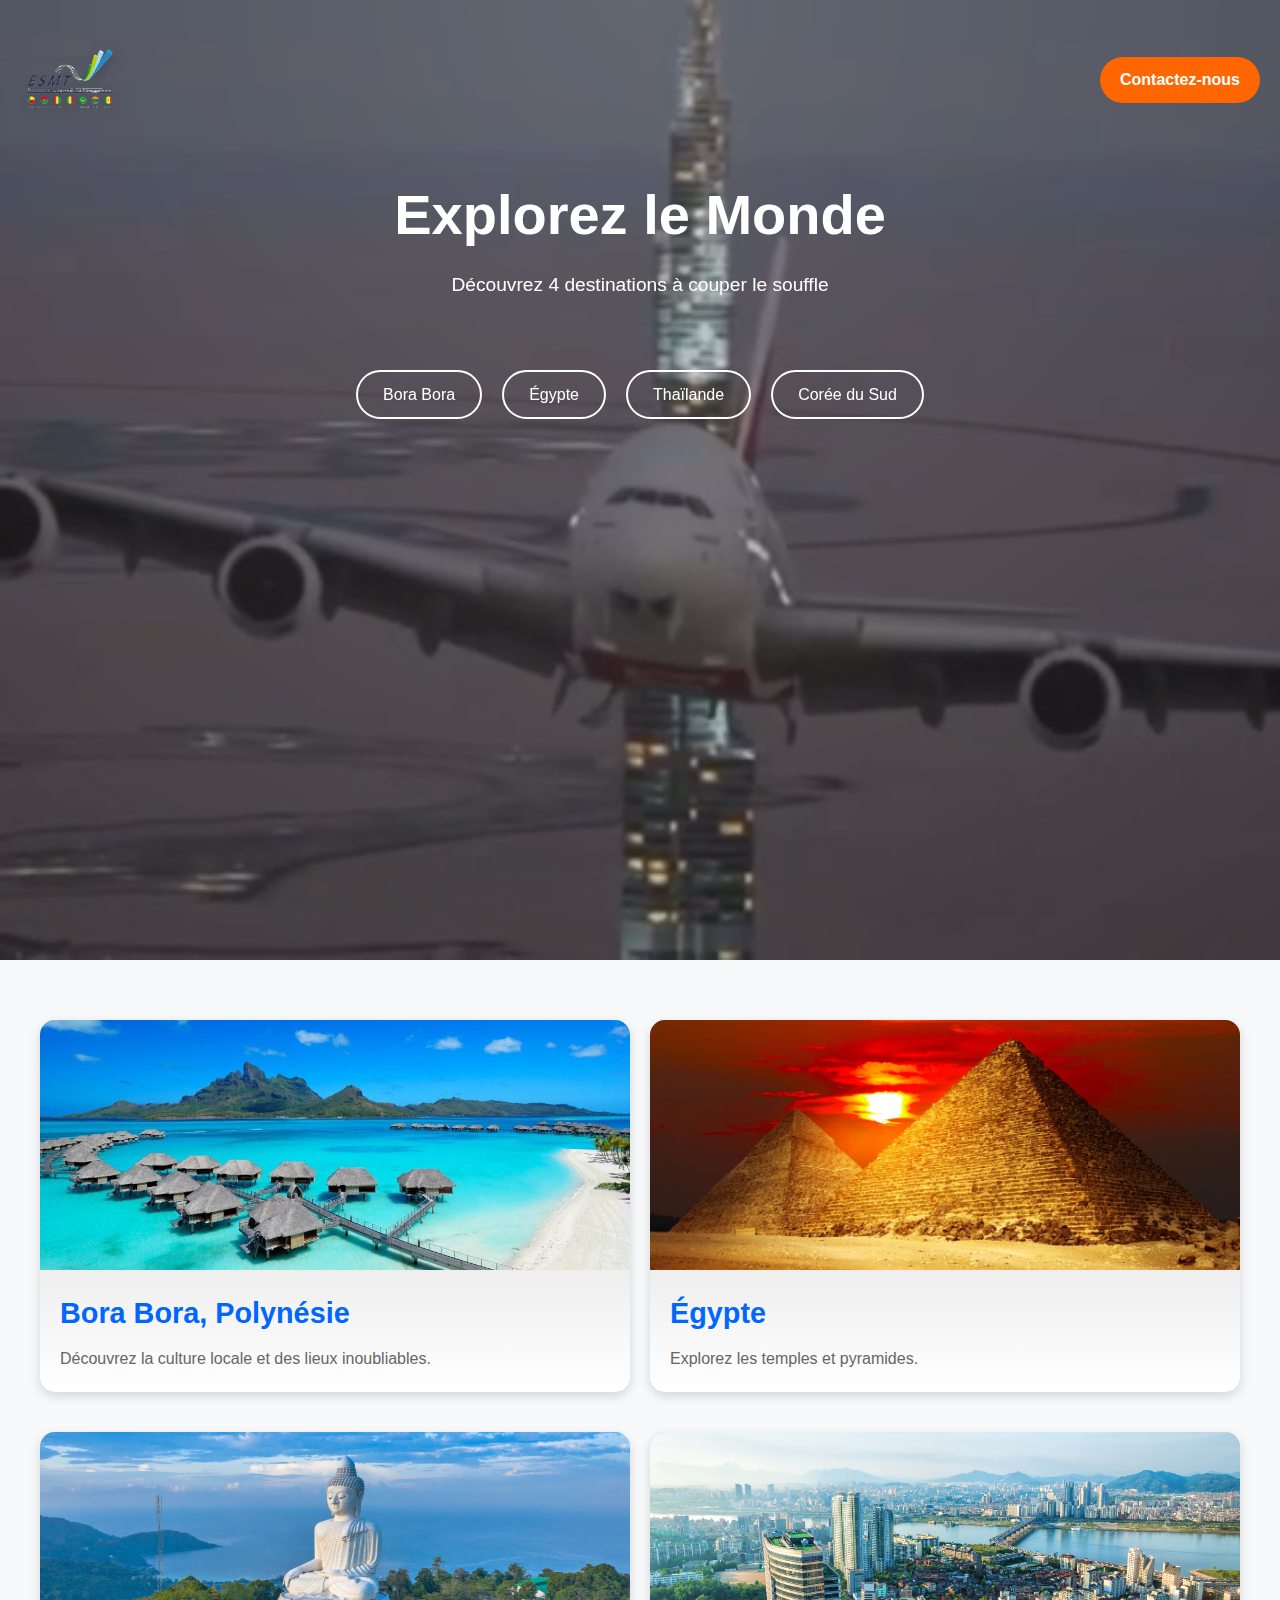
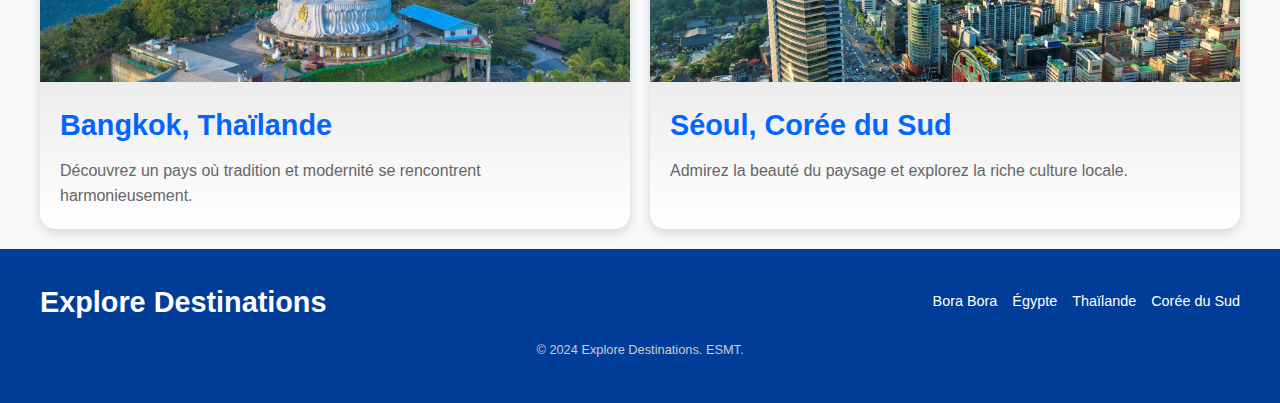
<file: index.html>
<!DOCTYPE html>
<html lang="fr">
<head>
    <meta charset="UTF-8" />
    <meta name="viewport" content="width=device-width, initial-scale=1.0">
    <title>Explorez</title>
    <link rel="stylesheet" href="style1.css">
</head>
<body>
    <header class="video-header">
        <video autoplay loop muted playsinline class="header-video">
            <source src="images/video_2025-01-13_12-51-53.mp4" type="video/mp4">
            Votre navigateur ne prend pas en charge les vidéos HTML5.
        </video>
        <div class="header-top">
            <img src="images/logo esmt.png" alt="Logo ESMT" class="logo">
            <a href="#" class="cta-button">Contactez-nous</a>
        </div>
        <div class="header-content">
            <h1>Explorez le Monde</h1>
            <p>Découvrez 4 destinations à couper le souffle</p>
        </div>
        <nav class="header-nav">
            <a href="index1.html">Bora Bora</a>
            <a href="index2.html">Égypte</a>
            <a href="index3.html">Thaïlande</a>
            <a href="index4.html">Corée du Sud</a>
        </nav>
    </header>

    <div class="container">
        <div class="row">

            <div class="destination-card">
            <a href="index1.html">
                    <div class="image-container">
                        <img src="images/bora bora.jpg" alt="Bora Bora">
                    </div>
                    <div class="content">
                        <h3>Bora Bora, Polynésie</h3>
                        <p>Découvrez la culture locale et des lieux inoubliables.</p>
                    </div>
            </a>

            </div>

            <div class="destination-card">
            <a href="index2.html">   
                <div class="image-container">
                    <img src="images/egypte pryramide.jpg" alt="Égypte">
                </div>
                <div class="content">
                    <h3>Égypte</h3>
                    <p>Explorez les temples et pyramides.</p>
                </div>
            </a>
                
            </div>
        </div>

        <div class="row">
            <div class="destination-card">
                <a href="index3.html"> 
                <div class="image-container">
                    <img src="images/thailand.jpg" alt="Thaïlande">
                </div>
                <div class="content">
                    <h3>Bangkok, Thaïlande</h3>
                    <p>Découvrez un pays où tradition et modernité se rencontrent harmonieusement.</p>
                </div>
                </a>
            </div>

            <div class="destination-card">
                <a href="index4.html"> 
                <div class="image-container">
                    <img src="images/seoul.jpg" alt="Séoul, Corée du Sud">
                </div>
                <div class="content">
                    <h3>Séoul, Corée du Sud</h3>
                    <p>Admirez la beauté du paysage et explorez la riche culture locale.</p>
                </div>
                </a>
            </div>
        </div>
    </div>

    <footer>
        <div class="footer-container">
            <div class="footer-logo">
                <h3>Explore Destinations</h3>
            </div>
            <div class="footer-links">
                <a href="index1.html">Bora Bora</a>
                <a href="index2.html">Égypte</a>
                <a href="index3.html">Thaïlande</a>
                <a href="index4.html">Corée du Sud</a>
            </div>
        </div>
        <p class="footer-copyright">
            &copy; 2024 Explore Destinations. ESMT.
        </p>
    </footer>
</body>
</html>
</file>
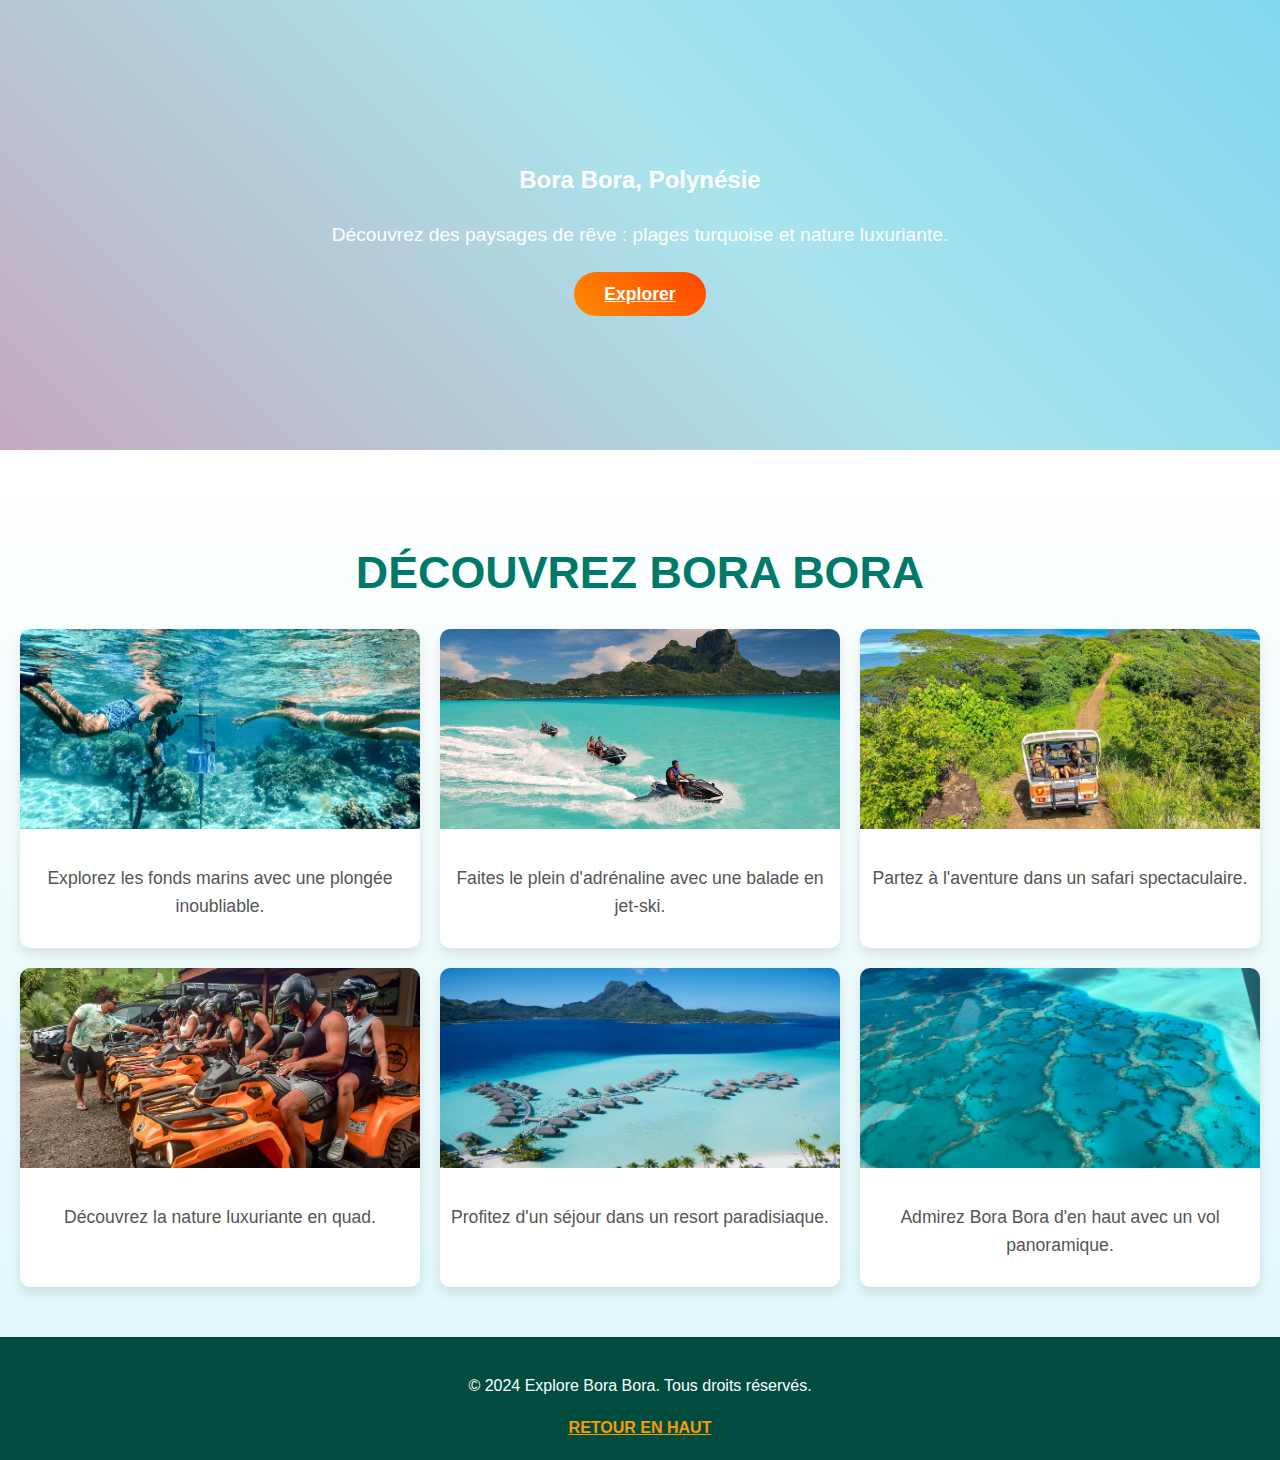
<file: index1.html>
<!DOCTYPE html>
<html lang="fr">
<head>
    <meta charset="UTF-8">
    <meta name="viewport" content="width=device-width, initial-scale=1.0">
    <title>Bora Bora - Explorez le paradis</title>
    <link rel="stylesheet" href="style2.css">
</head>
<body>
    
    <header class="dynamic-header">
        
        <div class="header-overlay">
            <h2>Bora Bora, Polynésie</h2>
            <p>Découvrez des paysages de rêve : plages turquoise et nature luxuriante. </p>
            <a href="#gallery" class="explore-btn">Explorer</a>
        </div>
    </header>

    
    <main class="dynamic-page">
        <section id="gallery" class="image-gallery">
            <h2 class="section-title">Découvrez Bora Bora</h2>
            <div class="image-grid">
                <div class="image-item">
                    <img src="images/bora plonge3.avif" alt="Plongée en mer">
                    <p>Explorez les fonds marins avec une plongée inoubliable.</p>
                </div>
                <div class="image-item">
                    <img src="images/jet sky46.jpg" alt="Jet-ski">
                    <p>Faites le plein d'adrénaline avec une balade en jet-ski.</p>
                </div>
                <div class="image-item">
                    <img src="images/bora safari3.avif" alt="Safari">
                    <p>Partez à l'aventure dans un safari spectaculaire.</p>
                </div>
                <div class="image-item">
                    <img src="images/quad b5.avif" alt="Quad en forêt">
                    <p>Découvrez la nature luxuriante en quad.</p>
                </div>
                <div class="image-item">
                    <img src="images/Beach-Resort.jpg" alt="Resort sur l'eau">
                    <p>Profitez d'un séjour dans un resort paradisiaque.</p>
                </div>
                <div class="image-item">
                    <img src="images/vol pano.avif" alt="Vol panoramique">
                    <p>Admirez Bora Bora d'en haut avec un vol panoramique.</p>
                </div>
            </div>
        </section>
    </main>

    
    <footer>
        <div class="footer-content">
            <p>&copy; 2024 Explore Bora Bora. Tous droits réservés.</p>
            <a href="#" class="back-to-top">Retour en haut</a>
           
        </div>
        
    </footer>
</body>
</html>
</file>
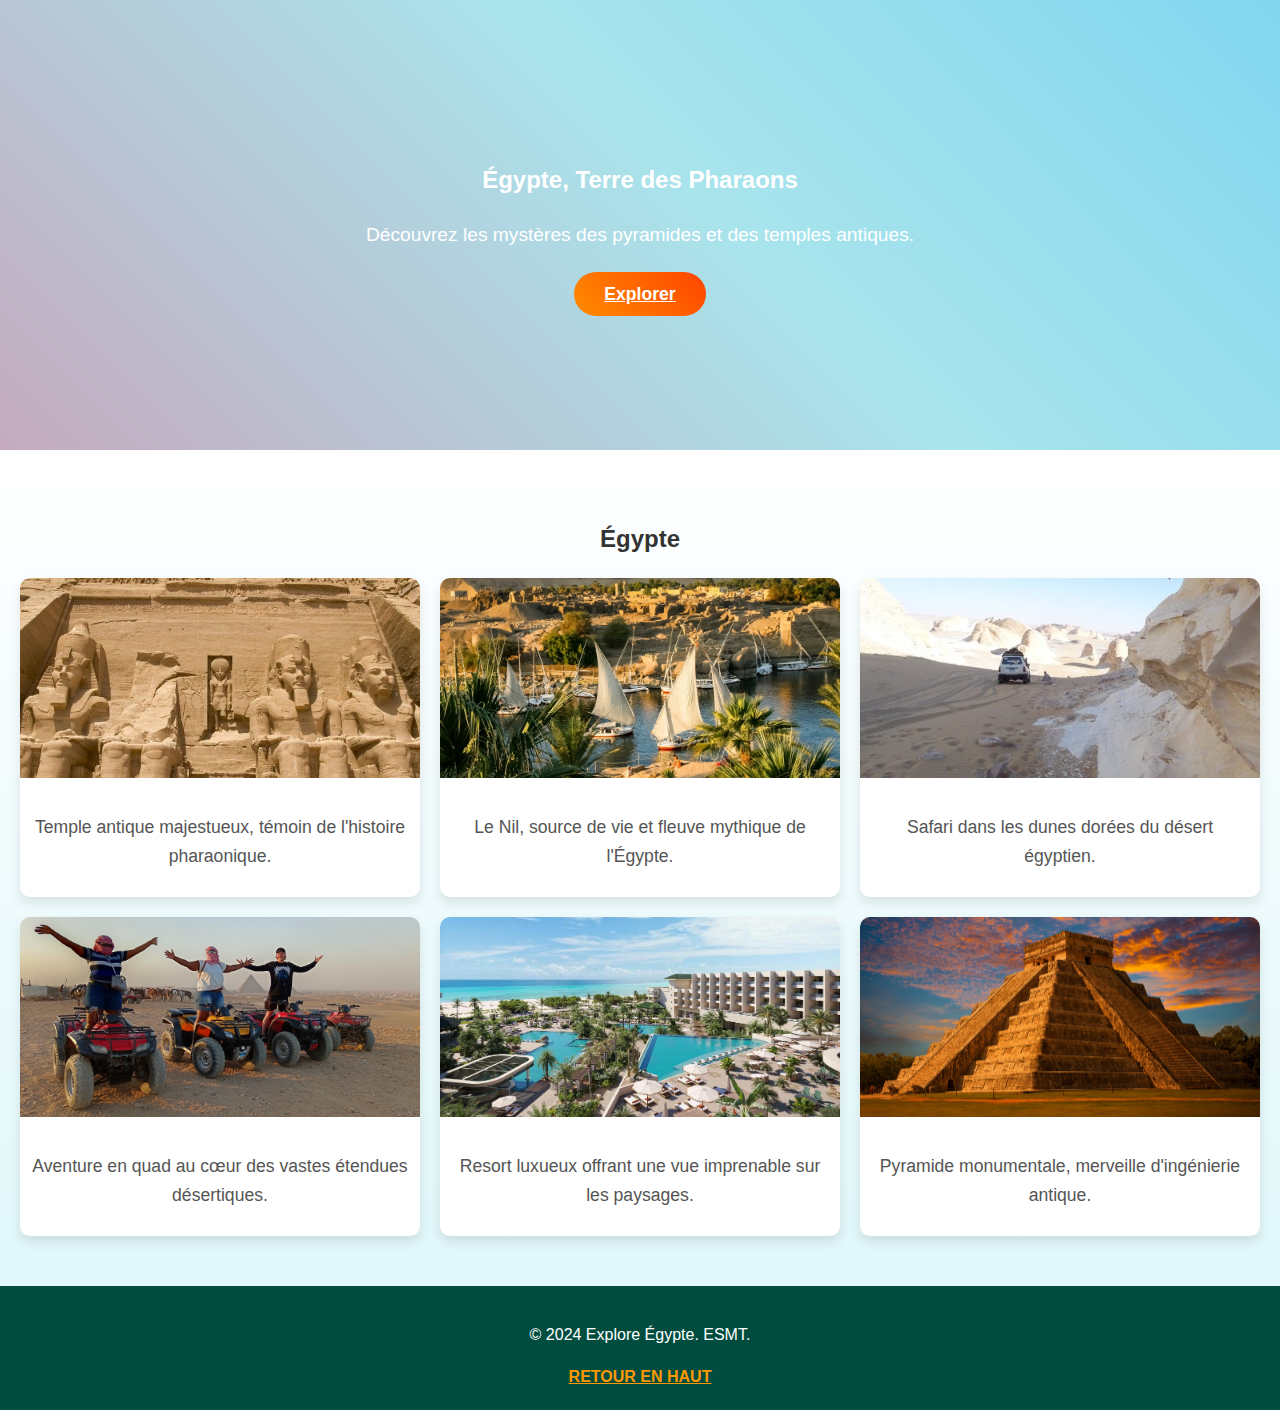
<file: index2.html>
<!DOCTYPE html>
<html lang="fr">
<head>
    <meta charset="UTF-8">
    <meta name="viewport" content="width=device-width, initial-scale=1.0">
    <title>Égypte</title>
    <link rel="stylesheet" href="style2.css">
</head>
<body>
    
    <header class="dynamic-header">
        <div class="header-overlay">
            <h2>Égypte, Terre des Pharaons</h2>
            <p>Découvrez les mystères des pyramides et des temples antiques.</p>
            <a href="#gallery" class="explore-btn">Explorer</a>
        </div>
    </header>
    
    <main class="dynamic-page">
        <section id="gallery" class="image-gallery">
            <h2>Égypte</h2>
            <div class="image-grid">
                <div class="image-item">
                    <img src="images/temple egypt.jpg" alt="temple">
                    <p>Temple antique majestueux, témoin de l'histoire pharaonique.</p>
                </div>
                <div class="image-item">
                    <img src="images/nil.jpg" alt="le Nil">
                    <p>Le Nil, source de vie et fleuve mythique de l'Égypte.</p>
                </div>
                <div class="image-item">
                    <img src="images/safari desert.jpg" alt="Safari en Égypte">
                    <p>Safari dans les dunes dorées du désert égyptien.</p>
                </div>
                <div class="image-item">
                    <img src="images/quad.jpeg" alt="Quad dans le désert">
                    <p>Aventure en quad au cœur des vastes étendues désertiques.</p>
                </div>
                <div class="image-item">
                    <img src="images/hotel.jpg" alt="Resort égyptien">
                    <p>Resort luxueux offrant une vue imprenable sur les paysages.</p>
                </div>
                <div class="image-item">
                    <img src="images/pyramide (2).jpg" alt="pyramide">
                    <p>Pyramide monumentale, merveille d'ingénierie antique.</p>
                </div>
            </div>
        </section>
    </main>

    <footer>
        <div class="footer-content">
            <p>&copy; 2024 Explore Égypte. ESMT.</p>
            <a href="#" class="back-to-top">Retour en haut</a>
        </div>
    </footer>
</body>
</html>
</file>
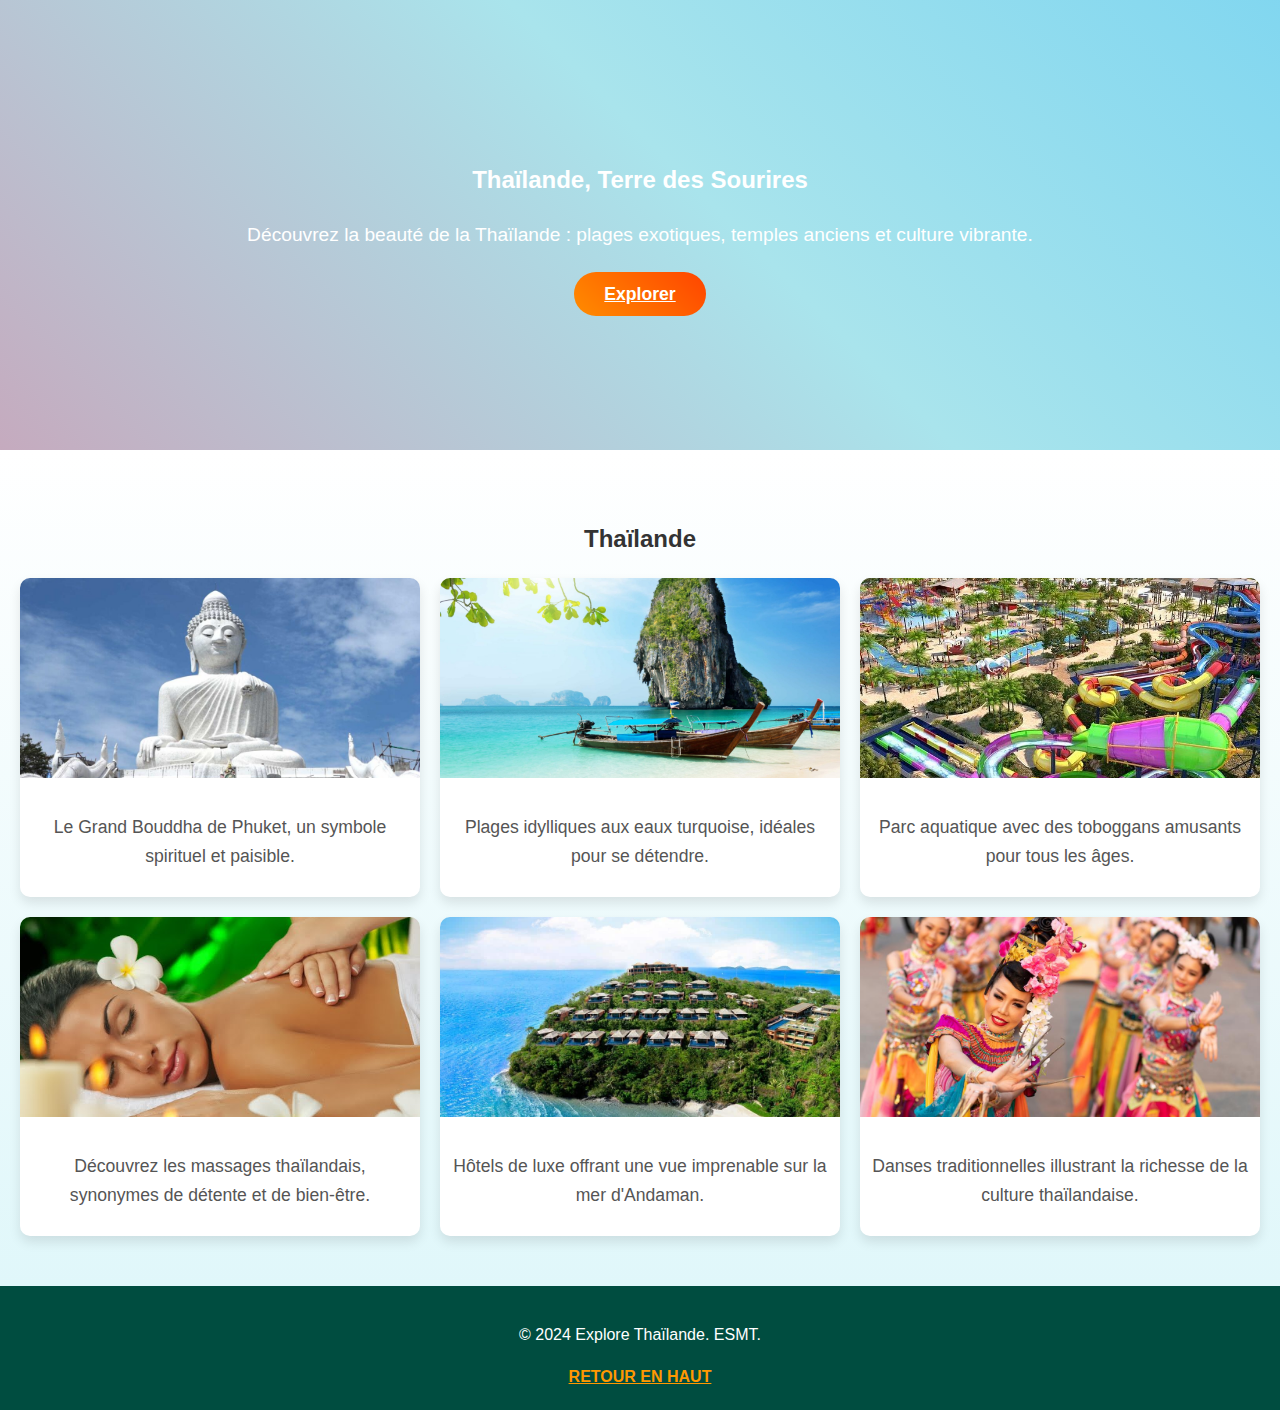
<file: index3.html>
<!DOCTYPE html>
<html lang="fr">
<head>
    <meta charset="UTF-8">
    <meta name="viewport" content="width=device-width, initial-scale=1.0">
    <title>Thaïlande</title>
    <link rel="stylesheet" href="style2.css">
</head>
<body>

    <header class="dynamic-header"> 
        <div class="header-overlay">
            <h2>Thaïlande, Terre des Sourires</h2>
            <p>Découvrez la beauté de la Thaïlande : plages exotiques, temples anciens et culture vibrante.</p>
            <a href="#gallery" class="explore-btn">Explorer</a>
        </div>
    </header>
    

    <main class="dynamic-page">
        <section id="gallery" class="image-gallery">
            <h2>Thaïlande</h2>
            <div class="image-grid">
                <div class="image-item">
                    <img src="images/big-buddha-phuket.jpg" alt="Buddha">
                    <p>Le Grand Bouddha de Phuket, un symbole spirituel et paisible.</p>
                </div>
                <div class="image-item">
                    <img src="images/plage.jpg" alt="Plage">
                    <p>Plages idylliques aux eaux turquoise, idéales pour se détendre.</p>
                </div>
                <div class="image-item">
                    <img src="images/56.jpg" alt="Toboggans">
                    <p>Parc aquatique avec des toboggans amusants pour tous les âges.</p>
                </div>
                <div class="image-item">
                    <img src="images/6617121819262976.jpg" alt="Massage">
                    <p>Découvrez les massages thaïlandais, synonymes de détente et de bien-être.</p>
                </div>
                <div class="image-item">
                    <img src="images/Sri-Panwa-Phuket.jpg" alt="Resort en Thaïlande">
                    <p>Hôtels de luxe offrant une vue imprenable sur la mer d'Andaman.</p>
                </div>
                <div class="image-item">
                    <img src="images/thailande dance.jpg" alt="Culture Thaïlandaise">
                    <p>Danses traditionnelles illustrant la richesse de la culture thaïlandaise.</p>
                </div>
            </div>
        </section>
    </main>

   
    <footer>
        <div class="footer-content">
            <p>&copy; 2024 Explore Thaïlande. ESMT.</p>
            <a href="#" class="back-to-top">Retour en haut</a>
        </div>
    </footer>
</body>
</html>
</file>
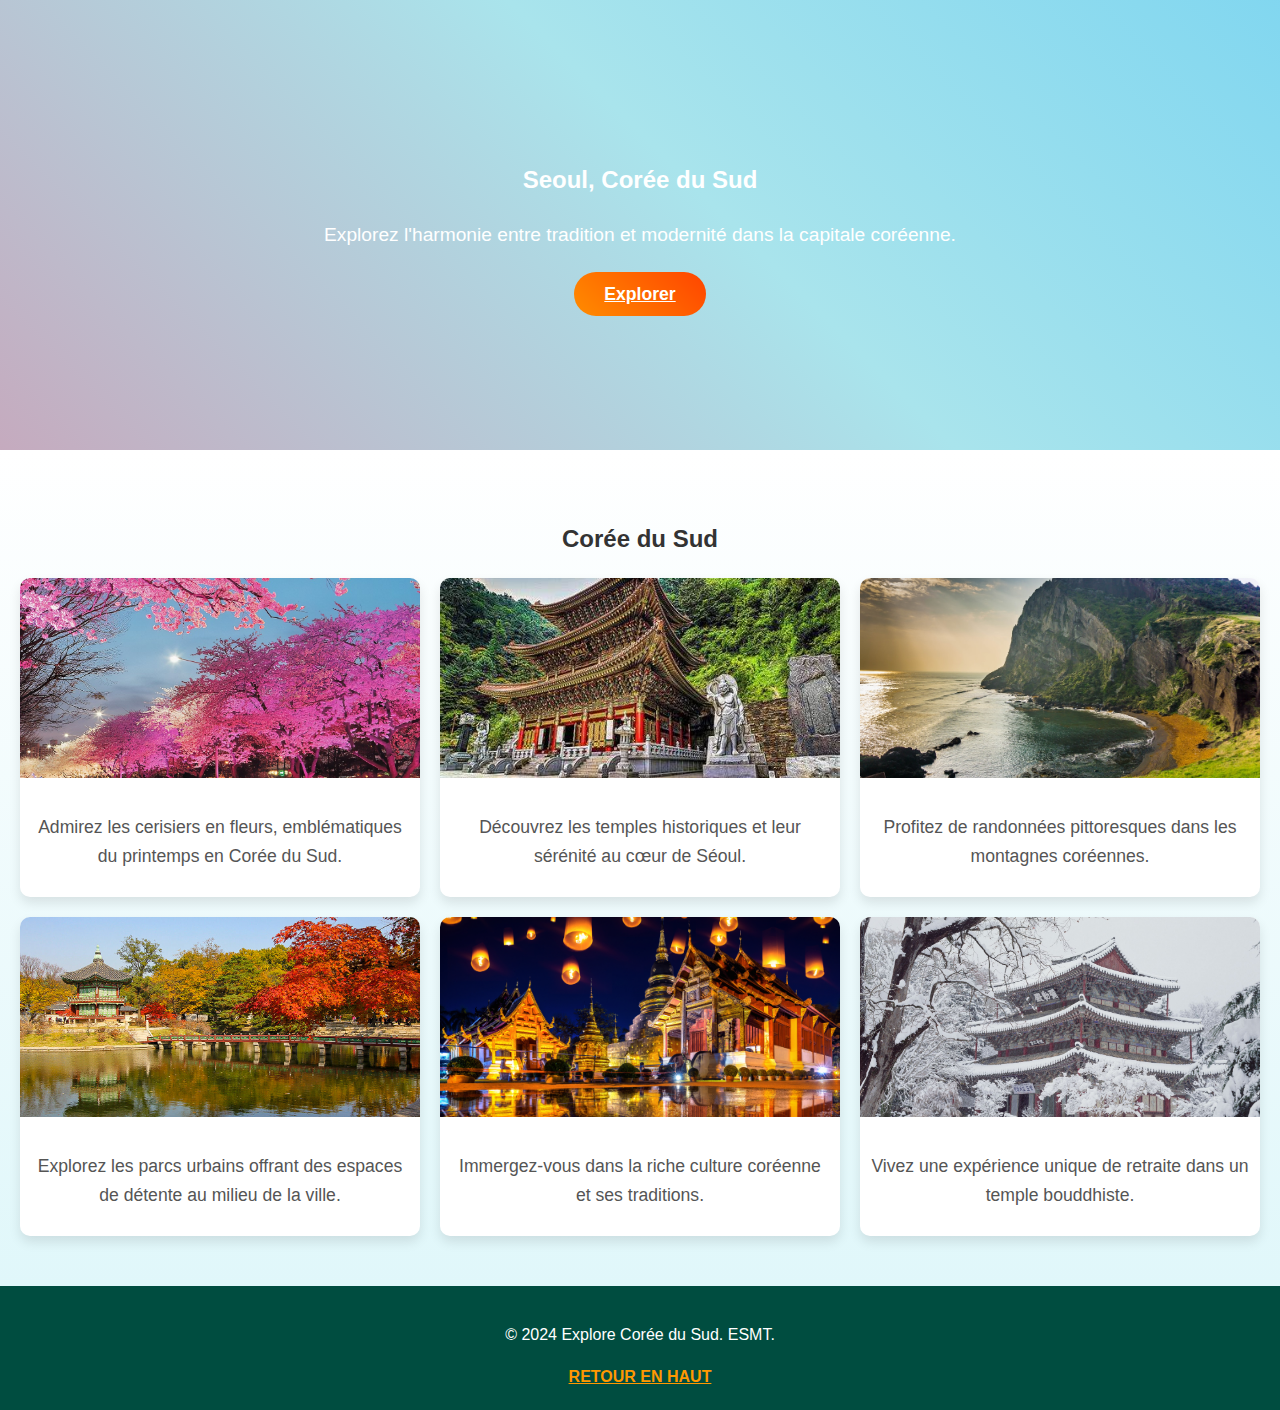
<file: index4.html>
<!DOCTYPE html>
<html lang="fr">
<head>
    <meta charset="UTF-8">
    <meta name="viewport" content="width=device-width, initial-scale=1.0">
    <title>Corée du Sud</title>
    <link rel="stylesheet" href="style2.css">
</head>
<body>
    <header class="dynamic-header">
        <div class="header-overlay">
            <h2>Seoul, Corée du Sud</h2>
            <p>Explorez l'harmonie entre tradition et modernité dans la capitale coréenne.</p>
            <a href="#gallery" class="explore-btn">Explorer</a>
        </div>
    </header>

    <main class="dynamic-page">
        <section id="gallery" class="image-gallery">
            <h2>Corée du Sud</h2>
            <div class="image-grid">
                <div class="image-item">
                    <img src="images/cerisier.jpg" alt="Cerisier en fleur">
                    <p>Admirez les cerisiers en fleurs, emblématiques du printemps en Corée du Sud.</p>
                </div>
                <div class="image-item">
                    <img src="images/temple.jpg" alt="Temples de Séoul">
                    <p>Découvrez les temples historiques et leur sérénité au cœur de Séoul.</p>
                </div>
                <div class="image-item">
                    <img src="images/randonne.jpg" alt="Randonnée en Corée">
                    <p>Profitez de randonnées pittoresques dans les montagnes coréennes.</p>
                </div>
                <div class="image-item">
                    <img src="images/parc.jpg" alt="Parcs urbains">
                    <p>Explorez les parcs urbains offrant des espaces de détente au milieu de la ville.</p>
                </div>
                <div class="image-item">
                    <img src="images/culture.jpg" alt="Culture coréenne">
                    <p>Immergez-vous dans la riche culture coréenne et ses traditions.</p>
                </div>
                <div class="image-item">
                    <img src="images/temple-stay-coree-du-sud.jpg" alt="Temple Stay">
                    <p>Vivez une expérience unique de retraite dans un temple bouddhiste.</p>
                </div>
            </div>
        </section>
    </main>

    <footer>
        <div class="footer-content">
            <p>&copy; 2024 Explore Corée du Sud. ESMT.</p>
            <a href="#" class="back-to-top">Retour en haut</a>
        </div>
    </footer>
</body>
</html>
</file>
<file: style1.css>
/* Styles globaux */
body {
    font-family: 'Poppins', sans-serif;
    margin: 0;
    padding: 0;
    background-color: #f8f9fa;
    color: #333;
    line-height: 1.6;
    overflow-x: hidden;
}

a {
    text-decoration: none;
    color: inherit;
}

.container {
    max-width: 1200px;
    margin: auto;
    padding: 20px;
}

/* Header */
header {
    color: white;
    padding: 30px 0;
    position: relative;
    overflow: hidden;
}

header::after {
    content: '';
    position: absolute;
    top: 0;
    left: 50%;
    width: 200%;
    height: 200%;
    background: radial-gradient(circle at center, rgba(255, 255, 255, 0.2), transparent);
    transform: translate(-50%, -50%);
    z-index: 0;
}

.header-top {
    display: flex;
    justify-content: space-between;
    align-items: center;
    padding: 0 20px;
    z-index: 1;
    position: relative;
}

.header-top .logo {
    max-width: 100px;
    height: auto;
    filter: drop-shadow(2px 4px 6px rgba(0, 0, 0, 0.2));
}

.cta-button {
    background-color: #ff6600;
    color: white;
    padding: 10px 20px;
    border-radius: 25px;
    font-weight: bold;
    
}

.cta-button:hover {
    background-color: #e65c00;
    transform: scale(1.1);
}

.header-content {
    text-align: center;
    padding: 40px 20px;
    z-index: 1;
    position: relative;
}

.header-content h1 {
    font-size: 3.5em;
    margin: 0;
    animation: slideDown 1s ease-out;
}

.header-content p {
    font-size: 1.2em;
    margin-top: 10px;
}

.header-nav {
    display: flex;
    justify-content: center;
    gap: 20px;
    padding: 10px 0;
    z-index: 1;
    position: relative;
}

.header-nav a {
    color: white;
    padding: 10px 25px;
    border: 2px solid white;
    border-radius: 25px;
    transition: background 0.3s ease, transform 0.3s ease;
}

.header-nav a:hover {
    background-color: white;
    color: #333;
    transform: scale(1.1);
}

/* Cartes des destinations */
.row {
    display: flex;
    flex-wrap: wrap;
    justify-content: space-between;
    margin-top: 40px;
    gap: 20px;
}

.destination-card {
    background: white;
    border-radius: 15px;
    box-shadow: 0 4px 12px rgba(0, 0, 0, 0.15);
    overflow: hidden;
    flex: 1 1 calc(45% - 20px);
    transition: transform 0.3s ease, box-shadow 0.3s ease;
    position: relative;
    z-index: 1;
}

.destination-card:hover {
    transform: translateY(-10px);
    box-shadow: 0 6px 18px rgba(0, 0, 0, 0.3);
}

.destination-card::before {
    content: '';
    position: absolute;
    top: 0;
    left: 0;
    width: 100%;
    height: 100%;
    background: linear-gradient(to bottom, rgba(0, 0, 0, 0.2), transparent);
    z-index: 0;
}

.image-container {
    height: 250px;
    overflow: hidden;
    position: relative;
}

.image-container img {
    width: 100%;
    height: 100%;
    object-fit: cover;
    transition: transform 0.5s ease;
}

.image-container img:hover {
    transform: scale(1.1);
}

.content {
    padding: 20px;
    z-index: 1;
    position: relative;
}

.content h3 {
    margin: 0 0 10px;
    font-size: 1.8em;
    color: #0066ff;
}

.content p {
    margin: 0;
    color: #666;
}

/* Footer */
footer {
    background: #003d99;
    color: white;
    padding: 30px 0;
    text-align: center;
}

.footer-container {
    display: flex;
    justify-content: space-between;
    align-items: center;
    flex-wrap: wrap;
    max-width: 1200px;
    margin: auto;
    padding: 0 20px;
}

.footer-logo h3 {
    margin: 0;
    font-size: 1.8em;
}

.footer-links {
    display: flex;
    gap: 15px;
}

.footer-links a {
    color: white;
    font-size: 0.9em;
    transition: color 0.3s ease, transform 0.3s ease;
}

.footer-links a:hover {
    color: #ff6600;
    transform: translateY(-2px);
}

.footer-copyright {
    margin-top: 15px;
    font-size: 0.8em;
    color: #ccc;
}

/* Animations */
@keyframes slideDown {
    from {
        transform: translateY(-50px);
        opacity: 0;
    }
    to {
        transform: translateY(0);
        opacity: 1;
    }
}


/* Vidéo dans le header */
.video-header {
    position: relative;
    width: 100%;
    height: 100vh; /* Occupe toute la hauteur de la fenêtre */
    overflow: hidden;
}

.header-video {
    position: absolute;
    top: 50%;
    left: 50%;
    transform: translate(-50%, -50%);
    min-width: 100%;
    min-height: 100%;
    object-fit: cover; /* La vidéo couvre tout le header */
    z-index: 0;
}



.header-overlay h1 {
    font-size: 3em;
    margin: 0;
    animation: fadeIn 1s ease-out;
}

.header-overlay p {
    font-size: 1.2em;
    margin: 10px 0 20px;
}



.explore-btn:hover {
    background-color: #e65c00;
    transform: scale(1.1);
}
</file>
<file: style2.css>
/* Import de la police */
body {
    font-family: 'Poppins', sans-serif;
    margin: 0;
    padding: 0;
    background-color: #f9f9f9;
    color: #333;
    line-height: 1.6;
    overflow-x: hidden;
}





.dynamic-header h1 {
    font-size: 3.5em;
    margin: 0 0 15px;
    text-transform: uppercase;
    animation: fadeIn 1.5s ease-out;
}

.dynamic-header p {
    font-size: 1.5em;
    margin-bottom: 30px;
    animation: fadeIn 1.5s ease-out;
}

.explore-btn {
    padding: 12px 30px;
    background: linear-gradient(45deg, #ff8c00, #ff4500);
    color: white;
    border: none;
    border-radius: 30px;
    font-weight: 600;
    font-size: 1em;
    transition: transform 0.3s ease, background 0.3s ease;
}

.explore-btn:hover {
    background: linear-gradient(45deg, #ff6600, #e63900);
    transform: scale(1.1);
    box-shadow: 0 4px 10px rgba(0, 0, 0, 0.2);
}

/* Section galerie */
.image-gallery {
    padding: 50px 20px;
    text-align: center;
    background: linear-gradient(to bottom, #fff, #e0f7fa);
}

.section-title {
    font-size: 2.8em;
    color: #00796b;
    margin-bottom: 20px;
    text-transform: uppercase;
    position: relative;
}

.image-grid {
    display: grid;
    grid-template-columns: repeat(auto-fit, minmax(300px, 1fr));
    gap: 20px;
}

.image-item {
    background: white;
    border-radius: 10px;
    box-shadow: 0 6px 12px rgba(0, 0, 0, 0.1);
    overflow: hidden;
    transition: transform 0.3s ease, box-shadow 0.3s ease;
    text-align: center;
}

.image-item img {
    width: 100%;
    height: 200px;
    object-fit: cover;
    transition: transform 0.5s ease;
}

.image-item:hover img {
    transform: scale(1.1);
    filter: brightness(80%);
}

.image-item p {
    padding: 10px;
    color: #555;
    font-size: 1.1em;
}

/* Footer */
footer {
    background: #004d40;
    color: white;
    text-align: center;
    padding: 20px;
}

.footer-content a {
    color: #ff9800;
    font-weight: bold;
    text-transform: uppercase;
    transition: color 0.3s ease;
}

.footer-content a:hover {
    color: #ffc107;
}

/* Animation du dégradé de fond */
@keyframes gradientBackground {
    0% {
        background-position: 0% 50%;
    }
    50% {
        background-position: 100% 50%;
    }
    100% {
        background-position: 0% 50%;
    }
}

/* Header avec un fond dynamique et coloré */
.dynamic-header {
    background: linear-gradient(45deg, #ed597e, #a9e4ec, #33bcf7, #3f3cdf);
    background-size: 400% 400%; /* Création de l'animation de fond */
    height: 50vh; /* Hauteur réduite du header */
    display: flex;
    justify-content: center;
    align-items: center;
    position: relative;
    color: white;
    text-align: center;
    animation: gradientAnimation 15s ease infinite; /* Animation du dégradé */
}





/* Titre du header */
.dynamic-header h1 {
    font-size: 2.8em; /* Taille réduite du titre */
    margin: 0 0 15px;
    text-transform: uppercase;
    letter-spacing: 1px;
    animation: fadeIn 1.5s ease-out;
}

/* Texte du header */
.dynamic-header p {
    font-size: 1.2em; /* Taille réduite du texte */
    margin-bottom: 30px;
    animation: fadeIn 1.5s ease-out;
}

/* Bouton d'exploration */
.explore-btn {
    padding: 12px 30px;
    background: linear-gradient(45deg, #ff8c00, #ff4500);
    color: white;
    border: none;
    border-radius: 30px;
    font-weight: 600;
    font-size: 1.1em;
    transition: transform 0.3s ease, background 0.3s ease, box-shadow 0.3s ease;
    cursor: pointer;
}

.explore-btn:hover {
    background: linear-gradient(45deg, #ff6600, #e63900);
    transform: scale(1.1);
    box-shadow: 0 4px 15px rgba(0, 0, 0, 0.3);
}

.logo {
    max-width: 120px;
    height: auto;
}
</file>
